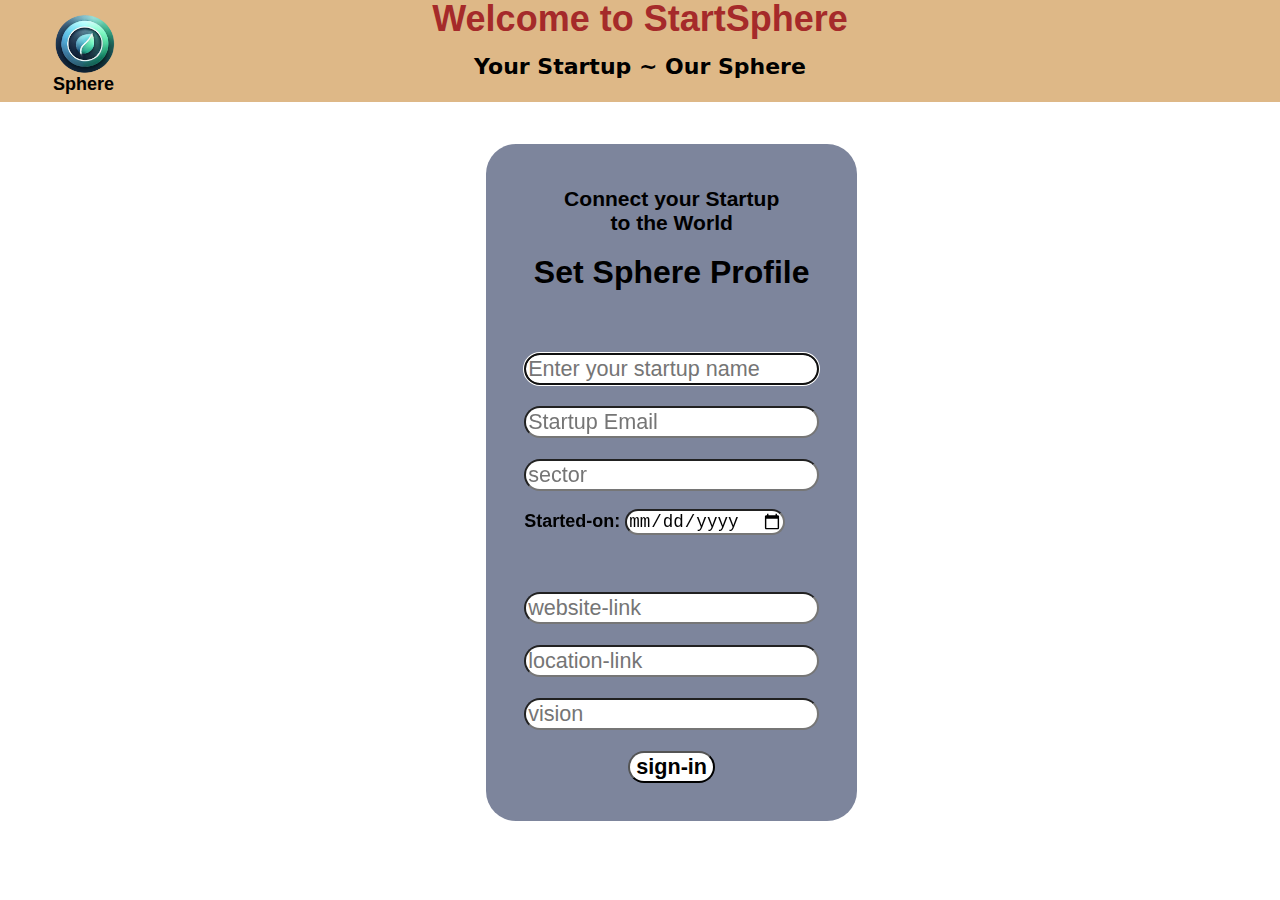
<file: basic.html>
<!DOCTYPE html>
<html>
    <head>
        <title>StartSphere.com</title>
        <link rel="stylesheet" href="web.css">
        <style>
            body{
                background-color: white;
            }
            #profile{
                background-color: rgb(125, 133, 156);
                display: inline-block;
               margin-left: 38%;
               margin-top: 0%;
               padding-left: 1cm;
               padding-right:1cm;
               padding-top: 0.6cm;
               padding-bottom:1cm;
               border-radius: 30px;
            }
            
        </style>
    </head>
    <body>
        <div id="logoup" style="background-color:burlywood ; margin-top: -0.7cm; margin-left: -1cm;margin-right: -1cm; padding-bottom: 1px;">
            <div id="logo">
           <img src="logo1-removebg-preview.png" width="63px" >
        </div>
        <div style="position:absolute;padding-left: 2.4cm; padding-top: 1.55cm; font-weight: 900;">
            <p>Sphere</p>
        </div>
            <h1 align="center" style="color:brown">
                <b>Welcome to StartSphere</b>
            </h1>
            <p id="tagline" style="margin-top: -10px;">Your Startup ~ Our Sphere</p>
           </div>
            <br><br>
       
        <div id="profile">
            <p align="center"><b><h3 align="center">Connect your Startup<br> to the World<br><p style="margin-top: 0.5cm; font-size: xx-large;">Set Sphere Profile</p></h3></b></p>
            <form align="center" action="start.html">
                <input type="text" name="startup_name" style="margin-top: 10%; background-color: white;" placeholder="Enter your startup name" autofocus required><br><br>
                <input type="email" name="email" style="background-color: white;" placeholder="Startup Email" autofocus required><br><br>
                <input type="text" name="sector" style="background-color: white;" placeholder="sector" autofocus required><br>
               <p style="text-align: start; font-weight:600;"> Started-on: <input type="date" name="date"  style="background-color: white; margin-bottom: -50px;" autofocus></p><br><br>
               <input type="url" name="website" style="background-color: white;" placeholder="website-link" autofocus ><br><br>
               <input type="url" name="website" style="background-color: white;" placeholder="location-link" autofocus ><br><br>
               <input type="text" name="vision" style="background-color: white;" placeholder="vision" autofocus required><br><br>
              
                
                <input id="p" type="submit" value="sign-in" style="background-color: white; font-weight: bold;">
            </form>
        </div>
            
    </body>
</html>
</file>
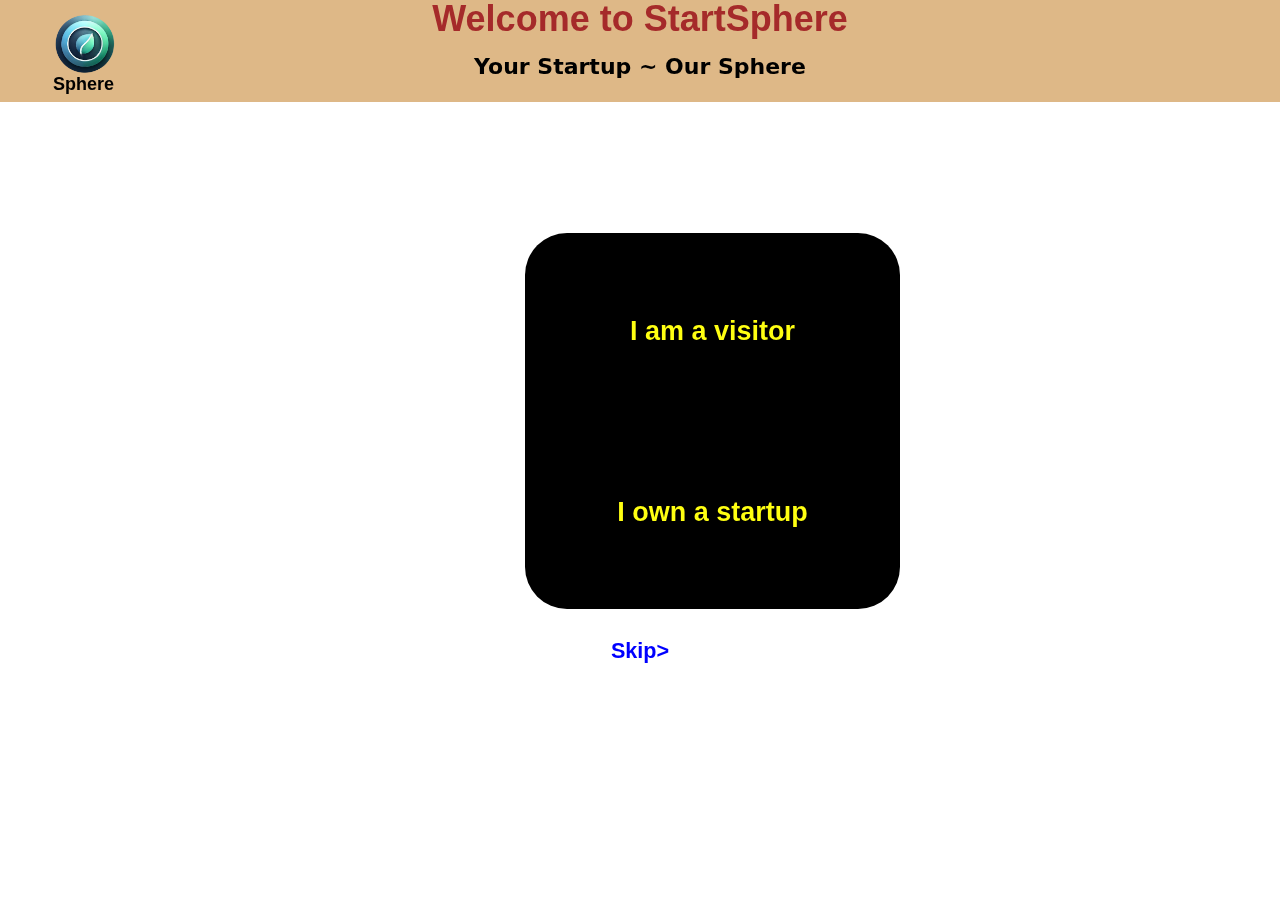
<file: inital.html>
<!DOCTYPE html>
<html>
    <head>
        <meta name="viewport" content="width=device-width, initial-scale=1">
        <title>StartSphere.com</title>
        <link rel="stylesheet" href="web.css">
        <style>
            body{
                background-color: white;
                
                
            }
            #choicebackground{

                background-image: url(https://st3.depositphotos.com/2219414/13114/v/450/depositphotos_131147706-stock-illustration-startup-development-concept.jpg);
                background-repeat: no-repeat;
                background-size: cover;
               mix-blend-mode:difference;
               display: inline-block;
                 width: 300px;
                 height: 300px;
                margin-left: 41%;
                margin-top: 7%;
                padding-left: 1cm;
                 padding-right:1cm;
                padding-top: 1cm;
                padding-bottom:1cm;
                border-radius: 42px;
                z-index: -1;
                background-color: white;
   
                
                
            }
            #choice{
                z-index: 1;
            }
            #choice h2:hover {
                color: rgb(24, 24, 215);
                transition: 0.15s;
                background-color: white;
                border-radius: 20px;
   

            }
            h4:hover{
                text-decoration: underline;
                color: blue;
                transition: 0.2s;
            }
        </style>
    </head>
  <body >
       
    <div id="logoup" style="background-color:burlywood ; margin-top: -0.7cm; margin-left: -1cm;margin-right: -1cm; padding-bottom: 1px;">
        <div id="logo">
       <img src="logo1-removebg-preview.png" width="63px" >
    </div>
    <div style="position:absolute;padding-left: 2.4cm; padding-top: 1.55cm; font-weight: 900;">
        <p>Sphere</p>
    </div>
        <h1 align="center" style="color:brown; width: 100%;">
            <b>Welcome to StartSphere</b>
        </h1>
        <p id="tagline" style="margin-top: -10px;">Your Startup ~ Our Sphere</p>
       </div>
        <br><br>
   
    <div id="choicebackground">
       <div id=choice>
        <a href="visitor.html" style="text-decoration: none;" >
        <h2 style="margin-top: 15%; text-align: center; z-index: 1; ">I am a visitor</h2>
        </a>
        <br><br>
        <br>
        <br>
        <br>
        <a href="owner.html" style="text-decoration: none; ">
        <h2 style="text-align:center;">I own a startup</h2>
        </a>
    </div>
    </div>
    <a href="start.html" style="text-decoration: none; color: blue; text-align: center; ">
        <big><h4 style=" text-align: center;">Skip>
        </h4>
    </big>
    </a>
  </body>
  
</html>
</file>
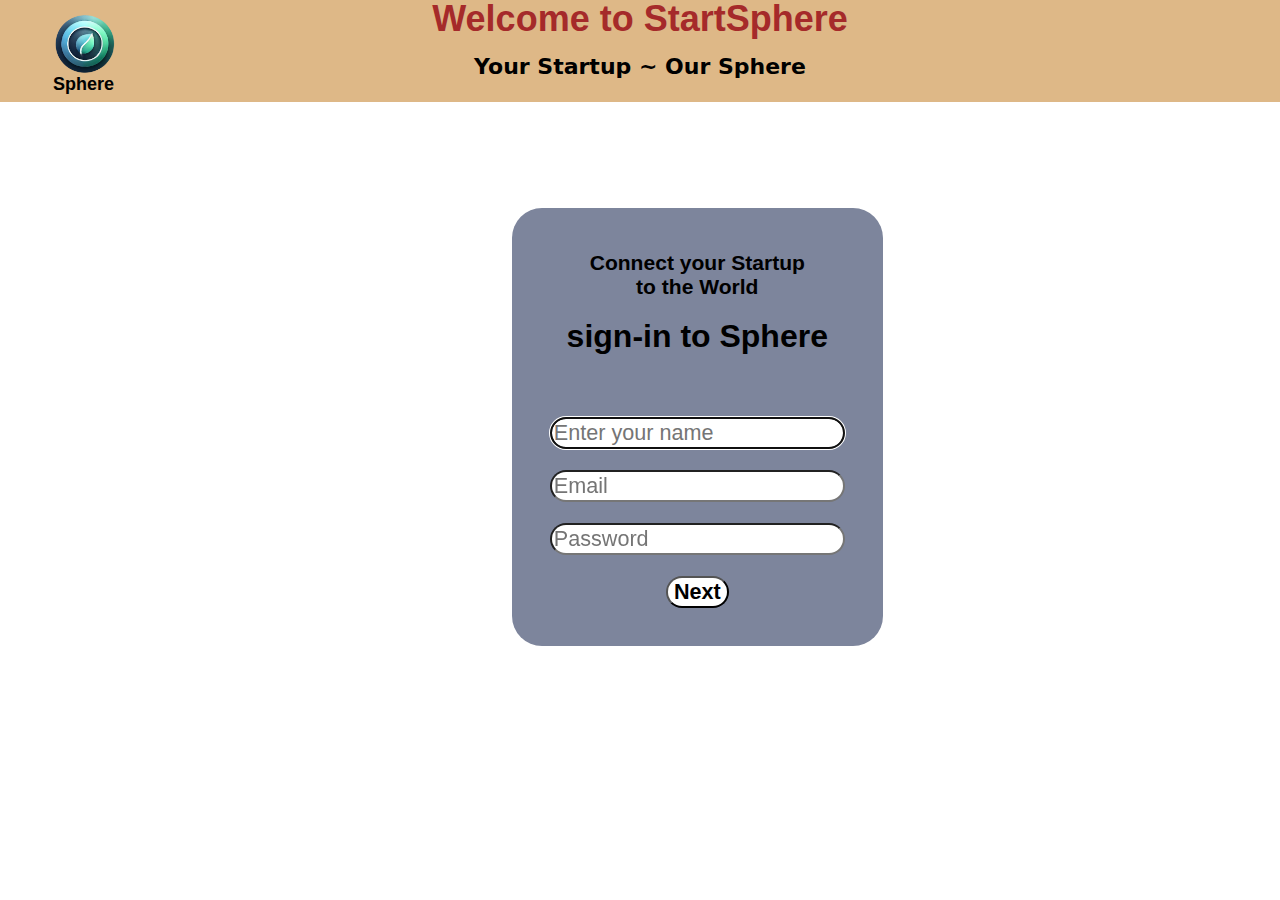
<file: owner.html>
<!DOCTYPE html>
<html>
    <head>
        <title>StartSphere.com</title>
        <link rel="stylesheet" href="web.css">
        <style>
            body{
                background-color: white;
            }
            #owner{
                background-color:rgb(125, 133, 156);
                display: inline-block;
               margin-left: 40%;
               margin-top: 5%;
               padding-left: 1cm;
               padding-right:1cm;
               padding-top: 0.6cm;
               padding-bottom:1cm;
               border-radius: 30px;
            }
            
        </style>
    </head>
    <body>
        <div id="logoup" style="background-color:burlywood ; margin-top: -0.7cm; margin-left: -1cm;margin-right: -1cm; padding-bottom: 1px;">
            <div id="logo">
           <img src="logo1-removebg-preview.png" width="63px" >
        </div>
        <div style="position:absolute;padding-left: 2.4cm; padding-top: 1.55cm; font-weight: 900;">
            <p>Sphere</p>
        </div>
            <h1 align="center" style="color:brown">
                <b>Welcome to StartSphere</b>
            </h1>
            <p id="tagline" style="margin-top: -10px;">Your Startup ~ Our Sphere</p>
           </div>
            <br><br>
       
    
    
    <div id="owner">
        <p align="center"><b><h3 align="center">Connect your Startup<br> to the World<br><p style="margin-top: 0.5cm; font-size: xx-large;">sign-in to Sphere</p></h3></b></p>
        <form align="center" action="basic.html">
            <input type="text" name="owner_name" style="margin-top: 10%; background-color: white;" placeholder="Enter your name" autofocus required><br><br>
            <input type="email" name="email" style="background-color: white;" placeholder="Email" autofocus required><br><br>
            <input type="password" name="password" placeholder="Password" style="background-color: white;" maxlength="4" required><br><br>
            <input id="p" type="submit" value="Next" style="background-color: white; font-weight: bold;">
        </form>
    </div>
</body>
</html>
</file>
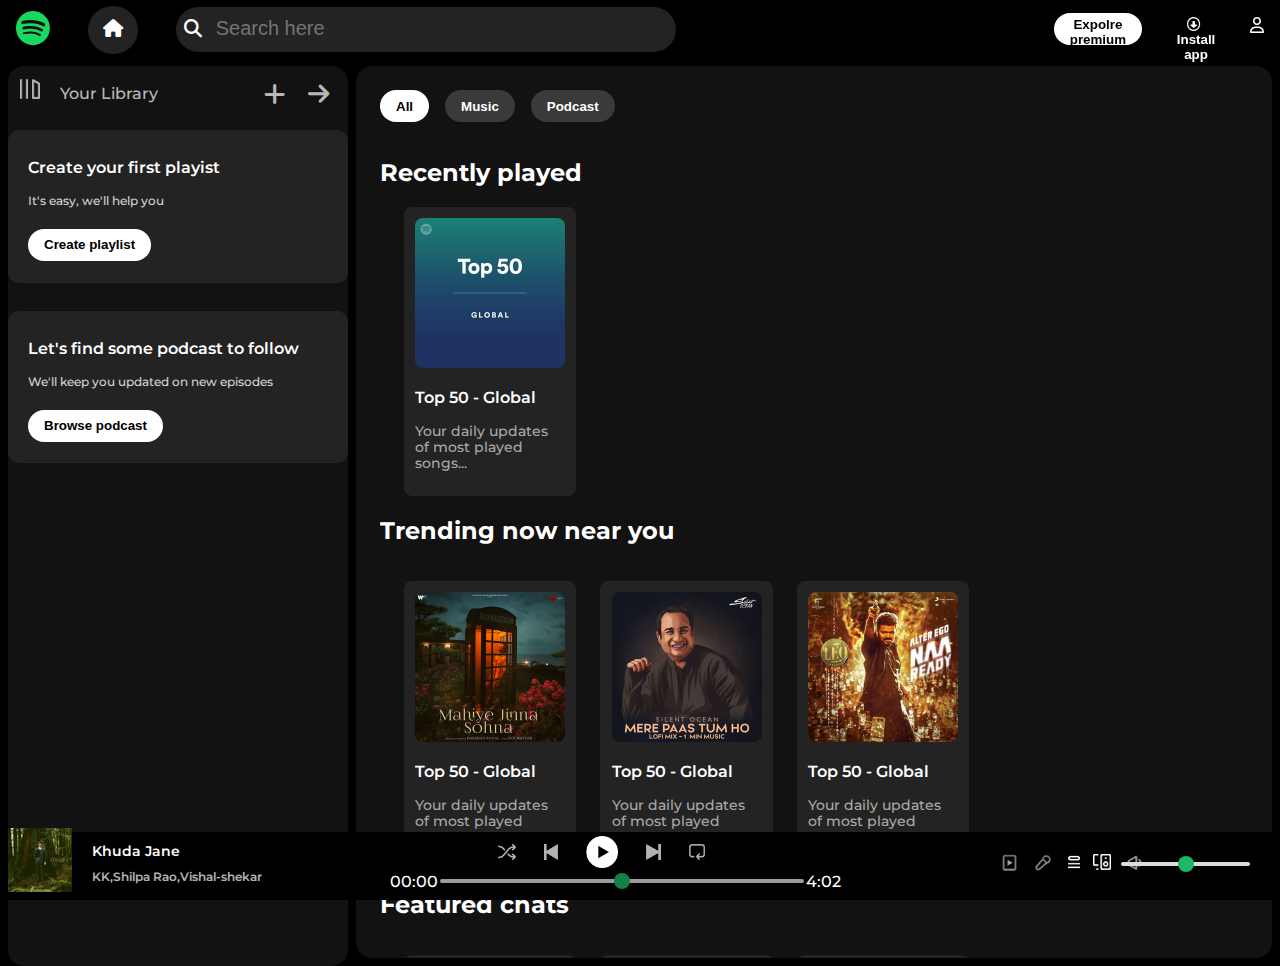
<file: spotify_index.html>
<!DOCTYPE html>
<html lang="en">
<head>
    <meta charset="UTF-8">
    <meta name="viewport" content="width=device-width, initial-scale=1.0">
    <link rel="stylesheet" href="spotify_style.css">
    <link rel="stylesheet" href="https://cdnjs.cloudflare.com/ajax/libs/font-awesome/6.7.2/css/all.min.css" integrity="sha512-Evv84Mr4kqVGRNSgIGL/F/aIDqQb7xQ2vcrdIwxfjThSH8CSR7PBEakCr51Ck+w+/U6swU2Im1vVX0SVk9ABhg==" crossorigin="anonymous" referrerpolicy="no-referrer" />
    <link rel="icon" href="logo.png">
    <link rel="preconnect" href="https://fonts.googleapis.com">
    <link rel="preconnect" href="https://fonts.gstatic.com" crossorigin>
    <link href="https://fonts.googleapis.com/css2?family=Montserrat:ital,wght@0,100..900;1,100..900&display=swap" rel="stylesheet">
    <title>spotify - web player for everyone</title>
</head>
<body>
    <header>
        <div class="nav">
            <div class="logo-img" style="margin-top: 10px;">
                <a href="spotify_index.html" >
                    <img src="logo.png" alt="logo" style="height: 35px;">
                </a>
            </div>
            <div class="house" style="opacity: 1;">
                <a href="#" style="margin:2px 2px 2px 2px "><i class="fa-solid fa-house" style="font-size: 18px;"></i></a>
            </div>
            <div >
                <button class="Search-bar" style="width: 500px;" >
                <label for="Search-input">
                <i class="fa-solid fa-magnifying-glass" style="opacity: 1; color: white; height: 40px; font-size: 18px;"></i>
            </label>
                <input type="text" id="Search-input" name="search" placeholder="Search here">
            
            </button>
            </div>
            <div class="sticky-nav" style="background-color: black;">
                <div class="sticky-nav-options">
                    <button class="badge nav-items hide">Expolre premium</button>
                    <button class="badge  nav-items dark-badge"><i class="fa-regular fa-circle-down" style="margin-right: 6px;"></i>Install app</button>
                    <i class="fa-regular fa-user nav-items"></i>
                </div>   
            </div>
        </div>
    </header>
    <div class="main">
        

        
        <div class="sidebar">
            
            <div class="library">
                <div class="option">
                    <div class="lib-option  nav-option">
                        <img src="library_icon.png" alt="library_icon">
                        <a href="#">Your Library</a>
                    </div>
                    <div class="icons">
                        <i class="fa-solid fa-plus"></i>
                        <i class="fa-solid fa-arrow-right"></i>
                    </div>
                </div>
                <div class="lib-box">
                    <div class="box">
                        <p class="box-p1">Create your first playist</p>
                        <p class="box-p2">It's easy, we'll help you</p>
                        <button class="badge">Create playlist</button>
                    </div>
                    <div class="box">
                        <p class="box-p1">Let's find some podcast to follow</p>
                        <p class="box-p2">We'll keep you updated on new episodes</p>
                        <button class="badge">Browse podcast</button>
                    </div>
                </div>
            </div>
        </div>
        <div class="main-content">
            <div class="sticky-nav">
                <div class="inner-nav-options">
                    <button id="all" class="badge nav-items ">All</button>
                </div>   
        
                <div class="inner-nav-options">
                    <button  class="badge nav-items" style="background-color: #3a3a3a; color: white;">Music</button>
                </div>   
            
                <div class="inner-nav-options">
                    <button  class="badge nav-items" style="background-color: #3a3a3a; color: white;">Podcast</button>
                </div>   
            </div>
            

                <h2>Recently played</h2>
                 <div class="card">
                    <img src="card1img.jpeg" class="card-img">
                    <p class="card-title">Top 50 - Global</p>
                    <p class="card-info">Your daily updates of most played songs...</p>
                </div>

            
            <h2>Trending now near you</h2>
            <div class="cards-container">
                 <div class="card">
                    <img src="card2img.jpeg" class="card-img">
                    <p class="card-title">Top 50 - Global</p>
                    <p class="card-info">Your daily updates of most played songs...</p>
                </div>
        
                <div class="card">
                    <img src="card3img.jpeg" class="card-img">
                    <p class="card-title">Top 50 - Global</p>
                    <p class="card-info">Your daily updates of most played songs...</p>
                </div>
                
                <div class="card">
                    <img src="card4img.jpeg" class="card-img">
                    <p class="card-title">Top 50 - Global</p>
                    <p class="card-info">Your daily updates of most played songs...</p>
                </div>
            </div>   

            <h2>Featured chats </h2>
            <div class="cards-container">
                 <div class="card">
                    <img src="card5img.jpeg" class="card-img">
                    <p class="card-title">Top songs - Global</p>
                    <p class="card-info">Your daily updates of most played songs...</p>
                </div>
        
                <div class="card">
                    <img src="card6img.jpeg" class="card-img">
                    <p class="card-title">Top songs -India</p>
                    <p class="card-info">Your daily updates of most played songs...</p>
                </div>
                
                <div class="card">
                    <img src="card1img.jpeg" class="card-img">
                    <p class="card-title">Top 50 - Global</p>
                    <p class="card-info">Your daily updates of most played songs...</p>
                </div>
            </div>
            <div class="footer">
                <div class="line"></div>
            </div>   
        </div>
        <div class="music-player">
            <div class="album">
                <div class="album-card">
                    <img src="album_picture.jpeg" alt="album_picture">
                </div>
                <div class="album-info">
                    <p >Khuda Jane</p>
                    <p class="album-p1">KK,Shilpa Rao,Vishal-shekar</p>
                </div>
            </div>
            <div class="player">
                <div class="player-controls">
                    <img src="player_icon1.png" class="player_icon">
                    <img src="player_icon2.png" class="player_icon">
                    <img src="player_icon3.png" class="player_icon" style="height: 2rem;opacity: 1;">
                    <img src="player_icon4.png" class="player_icon">
                    <img src="player_icon5.png" class="player_icon">
                </div>
                <div class="playback-bar">
                    <span class="curr-time">00:00</span>
                    <input type="range" min="0" max="100" step="1" class="progress-bar">
                    <span class="tot-time">4:02</span>
                </div>
            </div>
            <div class="controls">
                <img src="controls_icon1.png" alt="controls_icon">
                <img src="controld_icon2.png" alt="controls_icon">
                <img src="controls_icon3.png" alt="controls_icon" style="height: 18px;">
                <img src="controls_icon4.png" alt="controls_icon" style="height: 16px;">
                <img src="controls_icon5.png" alt="controls_icon">
            </div>
            <div class="playback-bar">
                <input type="range" step="1" class="vol-bar">
            </div>
        </div>
    </div>
</body>
</html>
</file>
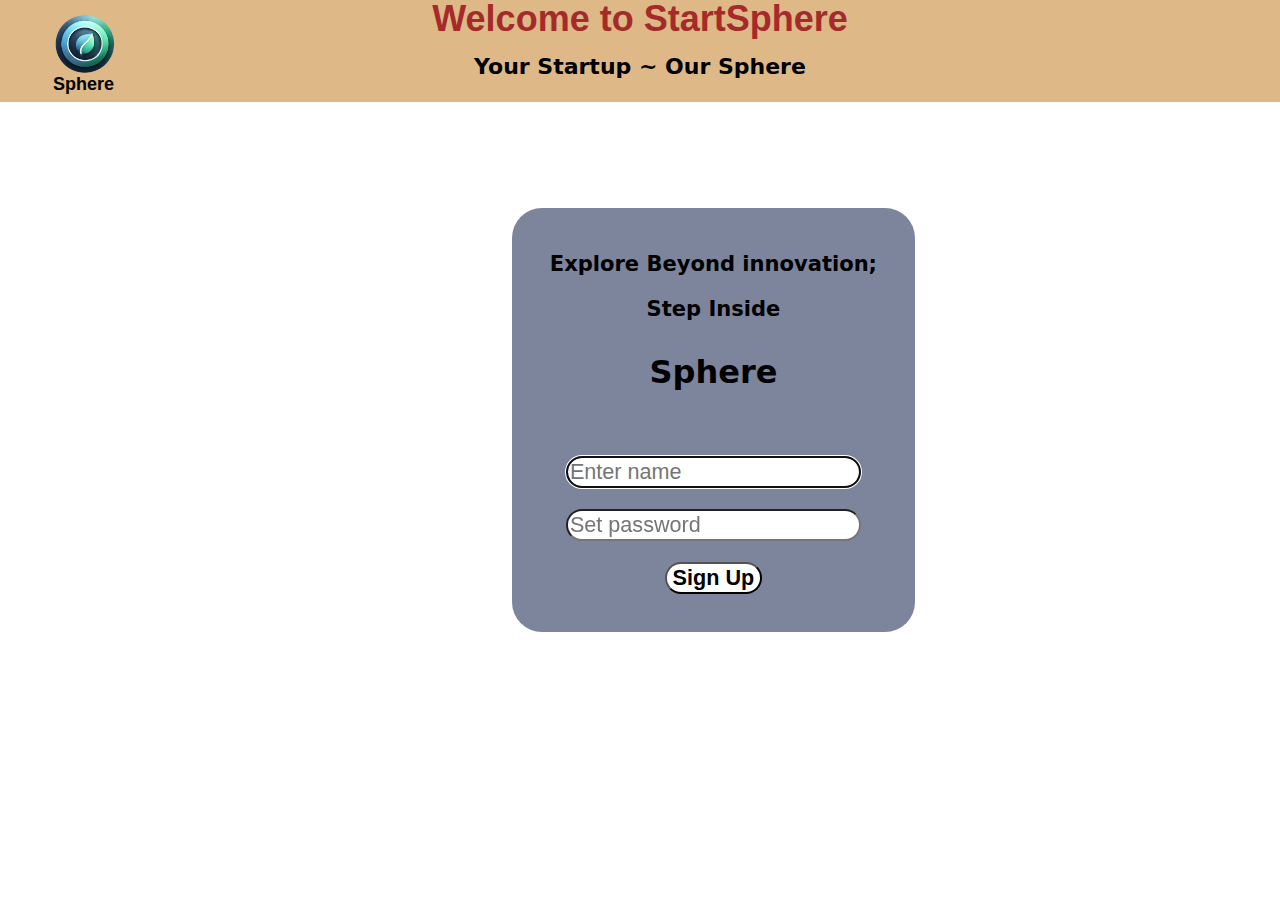
<file: visitor.html>
<!DOCTYPE html>
<html>
    <head>
        <title>StartSphere.com</title>
        <link rel="stylesheet" href="web.css">
        <style>
            body{
                overflow-x:hidden ;
                background-color: white;
            }
            #visitor{
    background-color:rgb(125, 133, 156);
    display: inline-block;
   margin-left: 40%;
   margin-top: 5%;
   padding-left: 1cm;
   padding-right:1cm;
   padding-top: 0.6cm;
   padding-bottom:1cm;
   border-radius: 30px;
}
        </style>
    </head>
    <body >
        <div id="logoup" style="background-color:burlywood ; margin-top: -0.7cm; margin-left: -1cm;margin-right: -1cm; padding-bottom: 1px;">
            <div id="logo">
           <img src="logo1-removebg-preview.png" width="63px" >
        </div>
        <div style="position:absolute;padding-left: 2.4cm; padding-top: 1.55cm; font-weight: 900;">
            <p>Sphere</p>
        </div>
            <h1 align="center" style="color:brown;width: 100%;">
                <b>Welcome to StartSphere</b>
            </h1>
            <p id="tagline" style="margin-top: -10px;">Your Startup ~ Our Sphere</p>
           </div>
            <br><br>
       
    
    <div id="visitor" align="center">
    <p align="center">
        <b>
            <h3 align="center" style="font-family: system-ui, -apple-system, BlinkMacSystemFont, 'Segoe UI', Roboto, Oxygen, Ubuntu, Cantarell, 'Open Sans', 'Helvetica Neue', sans-serif;">
                 Explore Beyond innovation; <br align="center"><p style="margin-top: 20px;"> Step Inside <br align="center"><p style="font-size: xx-large;">Sphere</p> </p> 
            </h3>
        </b>
    </p>
            <form align="center" action="start.html">
                <input type="text" name="name" style="margin-top: 10%; background-color: white;" placeholder="Enter name" autofocus required><br><br>
                <input type="password" name="password" placeholder="Set password" style="background-color: white;" maxlength="4" required><br><br>
                <input id="p" type="submit" value="Sign Up" style="background-color: white; font-weight: bold;">
            </form>
        </div>
</body>
</html>
</file>
<file: web.css>
body {
    overflow-x: hidden;
    margin: 0%;
    padding: 0%;
   background-color: aquamarine;
    font-family: arial;
    font-size: large;
   
}
   



#tagline {
    text-align: center;
    margin-top: 5px;
    font-weight: bolder;
    font-size: 22px;
    font-family: system-ui, -apple-system, BlinkMacSystemFont, 'Segoe UI', Roboto, Oxygen, Ubuntu, Cantarell, 'Open Sans', 'Helvetica Neue', sans-serif;

}
#logo img{
    position: absolute;
    padding-top: 0.4cm;
    padding-left: 2cm;
    
  
}

    
  
#mainul #profileimg{
    position: absolute;
    padding-top: 8px; 
    margin-left: -30px;
}

    



#mystartup {
    
    font-weight: bolder;
    list-style-type: none;
}

input {
    font-size: larger;
    border-radius: 20px;
}

#owner,
#visitor,
#mainpage {
    display: block;
}



#mainul {
    list-style-type: none;
    background-color: bisque;
    text-align: center;
    
    height: 1.5cm;
   
}
   


#mainul li {
    display: inline-block;
    padding: 0.5cm;
    height: 10px;
    font-weight: bold;
    color: black;
    font-stretch: expanded;
    border-radius: 15px;
   
}

#mainul li:hover {
    background-color: brown;
    color: white;
    height: 0.5cm;
    

}
table {
    width: 50%;
    box-align:center;
    margin-left: 20%;
    font-size: larger;
}

#dropdown {
    display: none;
}

#mainul li:hover #dropdown {
    display: block;
    position: absolute;
    background-color: brown;
    color: white;
    border-radius: 20px;
    margin-left: -0.6cm;
    margin-top: 13px;
   
}
#signup {
    display: inline-block;
    padding-left: 13cm;
   margin-right: -2cm;
  
    font-size: medium;
    color: blue;
    
}
#signup #bt1:hover {
    color:blueviolet;
}
#signup #bt2:hover {
    color:blueviolet;
}

#dropdown ul {
    margin: 0%;
    padding: 0%;
}

#dropdown ul li {
    display: block;
    
}
 ul li:hover{
    background-color: brown;
    display: inline-block;
    color: white;
    border-radius: 20px;
    transition: 0.15s;



}
img {
    margin-left: 15px;
}
#contact {
    background-color: brown;
    color: antiquewhite;
    display: inline-block;
    text-align: justify;
}
</file>
<file: spotify_style.css>
body {
    font-family: "Montserrat", sans-serif;
    font-optical-sizing: auto;
    font-weight: 500;
   margin: 0;
   background-color: black;
   color: white;
   overflow: hidden;
  }
  
  .main{
    display: flex;
    height: 100vh;
    padding: 0.5rem;
  }

  .sidebar{
    background-color: black;
    width: 340px;
    margin-right: 0.5rem;
    border-radius: 1rem; /*1rem=16px*/
    
  }
  .main-content{
    margin-top: 0.5rem;
    background-color: #121212;
    flex: 1;
    border-radius: 1rem;
    overflow: auto;
    padding: 0 1.5rem 0 1.5rem ;
    
  }
  .music-player{
    background-color: black;
    position: fixed;
    bottom: 0px;
    width: 100%;
    height: 60px;
  }
  .nav{
    background-color: black;
   border-radius: 1rem;
   display: flex;
   flex-direction: row;
   justify-content: flex-start;
   align-items: center;
   height: 50px;
   padding: 0.5rem o.7srem;

  }
  .house{
    border: 0.5px solid #232323;
    border-radius:50%;
    line-height: 30px;
    opacity: 0.7;
    padding: 0.5rem 0.75rem;
    margin-top: 10px;
    margin-left: 1cm;
    background-color: #232323;
  }
  
  .Search-bar{
    border-radius: 50px; 
    width: 500px;
    background-color: #232323;
    border: 0.5px solid #232323; 
    margin-left: 1cm;
    font-weight: 500;
    margin-top: 0.52rem;
    height: 2.8rem;
    
  }
  
  #Search-input{
    outline: none;
    font-size: 20px;
    color: white;
    border: none; 
    margin-left: 8px;
    background: transparent;  
    height: 90%;
    width: 450px;
  }
  .nav-option{
   
    line-height: 40px;
    opacity: 0.7;
    padding: 0.5rem 0.75rem;
  }
  .nav-option i{
    font-size: 1.25rem;
  }
.nav-option a{
    font-size: 1rem;
}
.nav-option:hover{
    opacity: 1;
}
a{
    text-decoration: none;
    color: white;
    margin-left: 1rem;
}
.library{
    background-color: #121212;
   border-radius: 1rem;
   height: 100%;
   margin-top: 0.5rem;
   
}
.option{
    display: flex;
    justify-content: space-between;
    align-items: center;
}
.lib-option{
    background-color: #121212;
   border-radius: 1rem;
  


}
.lib-option img{
    height: 1.25rem;
    width: 1.25rem;
}
.icons {
    font-size: 1.52rem;
    display: flex;
}
.icons i{
    opacity: 0.7;
    margin-right: 1rem;
    padding: 3px;
}
.icons i:hover{
    opacity: 1;
}
.box{
    background-color: #232323;
    height: 8rem;
    border-radius: 0.7rem;
    margin: 0.5rem 0 1.75rem 0;
    padding: 0.77rem 1.25rem;

}
.box-p1{
    font-size: 1rem;
    font-weight: 600;
}
.box-p2{
    font-size: 0.77rem;
    opacity: 0.8;
}
.badge{
    background-color: white;
    border: none;
    border-radius: 100px;
    padding: 0.25rem 1rem;
    font-weight: 700;
    margin-top: 0.52rem;
    height: 2rem;
    width: fit-content;
}
.dark-badge{
  background-color: black;
  color: white;
 
}

.sticky-nav{
  position: sticky;
  top: 0;
  background-color: #121212;
  display: flex;
  align-items: center;
  padding-top: 1rem;
  padding-bottom: 1rem;
  z-index: 10;
}
.sticky-nav-icons{
  margin-right: 0.7rem;
}
.sticky-nav-options{
  margin-left: 10cm;
  display: flex;
  justify-content: flex-end;
  align-items: center;
  
}
.inner-nav-options{
  
  display: flex;
  justify-content: flex-start;
  align-items: center;
}
.nav-items{
  margin-right: 1rem;
}
@media (max-width:1000px){
  .hide{
    display: none;
  }
}

.card{
  background-color: #232323;
  width: 150px;
  border-radius: 0.5rem;
  padding: 0.7rem;
  margin-left: 1.5rem;
  margin-top: 1rem;
}
.card-container{
  display: flex;
}
.card-img{
  width: 100%;
  border-radius: 0.5rem;
}
.card-title{
  font-weight: 600;
}
.card-info{
  font-size: 0.85rem;
  opacity: 0.6;
}
.cards-container{
  display: flex;
  flex-wrap: wrap;
  
}
.footer{
  height: 300px;
  display: flex;
  align-items: center;
  justify-content: center;
}
.line{
  width: 90%;
  height: 30%;
  border-top: 1px solid white;
  opacity: 0.5;
}
.music-player{
  display: flex;
  justify-content: space-between;
  align-items: center;
  padding-bottom: 0.5rem;
}
.album{
  width: 25%;
  display: flex;
  justify-content: flex-start;
  align-items: center;

}
.player{
  width: 50%;
}
.controls{
  width: 25%;
  display: flex;
  justify-content:center;
  align-items: center;

}
.vol-bar{
  appearance: none;
  background-color: transparent;
  cursor: pointer;
  margin-left: -2.7cm;
  margin-right: 1cm;
}
.vol-bar::-webkit-slider-runnable-track{
  background-color: #ddd;
  border-radius: 100px;
  height: 0.2rem;
}
.vol-bar::-webkit-slider-thumb{
  appearance: none;
  height: 1rem;
  width: 1rem;
  background-color: #1db768;
  border-radius: 50%;
  margin-top: -0.4rem; 
}

.controls img{
  height: 35px;
  padding: 5px;
 

}

.album-info{
  margin-left: 20px;
  font-size: 14px;
  font-weight: 600;
  
}
.album-p1{
  opacity: 0.7;
  margin-top: -5px;
  font-size: 12px;
}

.player-controls{
  margin-top: 2px;
  display: flex;
  justify-content:center;
  align-items: center;
 
}
.player_icon{
  height: 1rem;
  margin-right: 1.75rem;
  opacity: 0.7;
}
.player_icon:hover{
  opacity: 1;
  height: 1.18rem;
}
.playback-bar{
  margin-top: 4px;
  display: flex;
  justify-content: center;
  align-items: center;
}
.progress-bar{
  
  width: 60%;
  appearance: none;
  background-color: transparent;
  cursor: pointer;
}
.progress-bar::-webkit-slider-runnable-track{
  background-color: #ddd;
  border-radius: 100px;
  height: 0.2rem;
  opacity: 0.7;
}
.progress-bar::-webkit-slider-thumb{
  appearance: none;
  height: 1rem;
  width: 1rem;
  background-color: #1db768;
  border-radius: 50%;
  margin-top: -0.4rem;
  opacity: 1;
}
</file>
